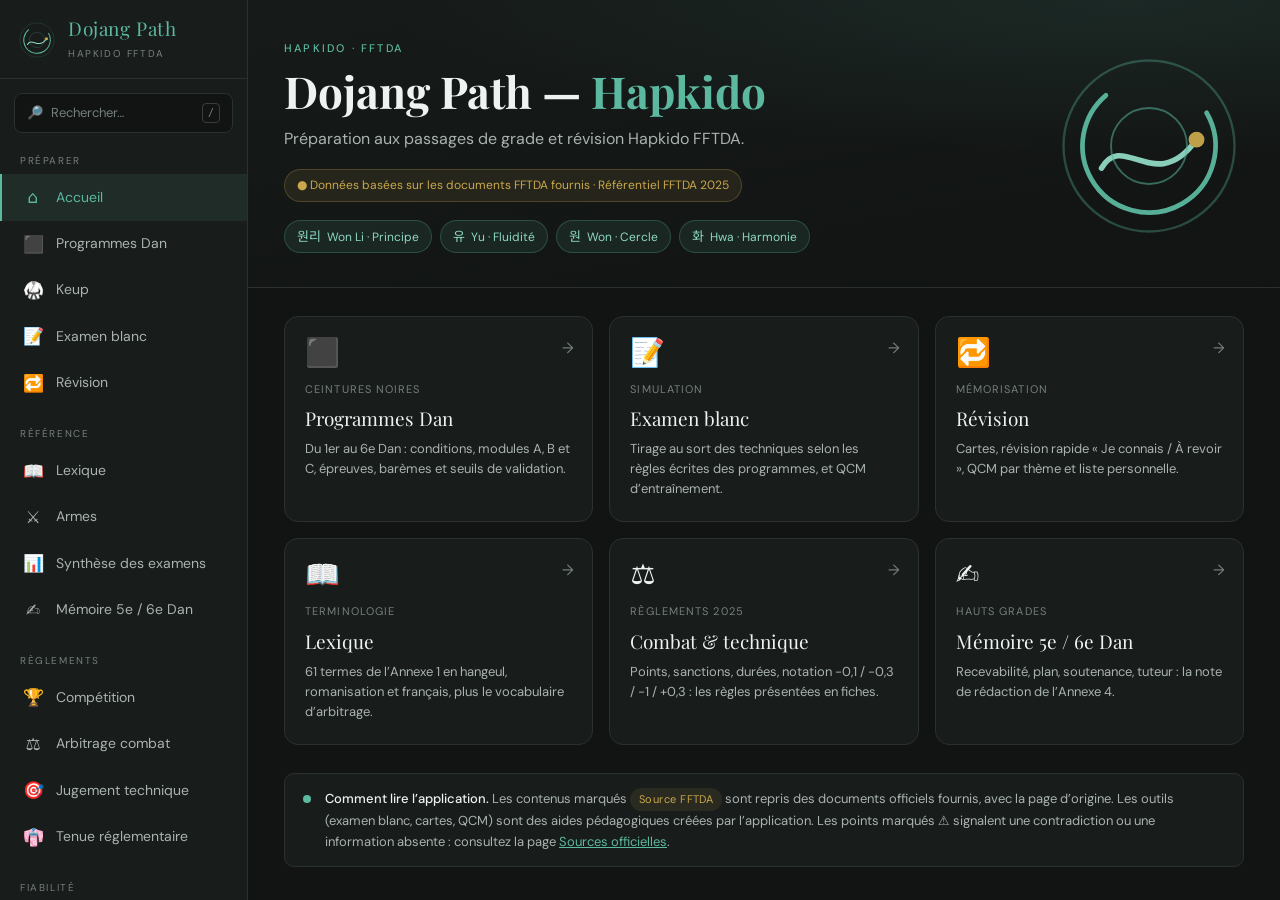
<file: h7Qm2Vz9Rp4Nc8Xa1Kd5Ty6Wu3Bj0EfL/index.html>
<!DOCTYPE html>
<html lang="fr">
<head>
<meta charset="utf-8">
<meta name="viewport" content="width=device-width, initial-scale=1, viewport-fit=cover">
<title>Dojang Path Hapkido</title>
<meta name="description" content="Préparation aux passages de grade et révision Hapkido FFTDA — données basées sur les documents FFTDA fournis.">
<meta name="theme-color" content="#111413">
<link rel="manifest" href="manifest.json">
<link rel="icon" href="assets/icons/icon.svg" type="image/svg+xml">
<link rel="apple-touch-icon" href="assets/icons/icon-192.png">
<link rel="preconnect" href="https://fonts.googleapis.com">
<link rel="preconnect" href="https://fonts.gstatic.com" crossorigin>
<link rel="stylesheet" href="https://fonts.googleapis.com/css2?family=Playfair+Display:wght@600;700&family=DM+Sans:ital,wght@0,400;0,500;0,600;1,400&family=Noto+Sans+KR:wght@400;500&display=swap">
<link rel="stylesheet" href="css/style.css">
<link rel="stylesheet" href="css/responsive.css">
</head>
<body>
<!--APP-START-->
<div class="app-shell">
  <nav class="sidebar" id="sidebar" aria-label="Navigation principale"></nav>
  <main class="main" id="main" tabindex="-1"></main>
</div>
<nav class="bottom-nav" id="bottom-nav" aria-label="Navigation mobile"></nav>
<div id="overlay-root"></div>
<button id="scroll-top" type="button" aria-label="Retour en haut" hidden>↑</button>
<!--APP-END-->

<script src="data/sources.js"></script>
<script src="data/grades.js"></script>
<script src="data/lexique.js"></script>
<script src="data/reglements.js"></script>
<script src="data/memoire.js"></script>
<script src="data/qcm.js"></script>
<script src="data/conflicts.js"></script>
<script src="js/core.js"></script>
<script src="js/navigation.js"></script>
<script src="js/views.js"></script>
<script src="js/exam.js"></script>
<script src="js/revision.js"></script>
<script src="js/search.js"></script>
<script src="js/app.js"></script>
</body>
</html>
</file>
<file: h7Qm2Vz9Rp4Nc8Xa1Kd5Ty6Wu3Bj0EfL/css/style.css>
/* =====================================================================
   Dojang Path — Hapkido
   Même famille visuelle que Dojang Path Taekwondo (fond sombre, Playfair
   Display + DM Sans, cartes, menu latéral) avec un accent jade propre au
   Hapkido (Yu · Won · Hwa). L'or reste réservé aux mentions officielles.
   ===================================================================== */
:root {
  /* Couleurs */
  --bg: #111413;
  --bg2: #181c1b;
  --bg3: #202624;
  --bg4: #29302d;
  --line: #2a312e;
  --line2: #364039;
  --accent: #5cb89f;      /* jade Hapkido */
  --accent2: #8fd8c3;
  --accent-soft: rgba(92, 184, 159, 0.10);
  --accent-line: rgba(92, 184, 159, 0.28);
  --gold: #c9a84c;        /* héritage Dojang Path : mentions officielles */
  --gold-soft: rgba(201, 168, 76, 0.10);
  --text: #eef2f0;
  --text2: #a9b3af;
  --text3: #75807b;
  --warn: #e3ac4f;
  --warn-soft: rgba(227, 172, 79, 0.10);
  --danger: #d97272;
  --danger-soft: rgba(217, 114, 114, 0.10);
  --info: #79a6e0;
  --info-soft: rgba(121, 166, 224, 0.12);
  --violet: #b39ddb;
  --violet-soft: rgba(179, 157, 219, 0.12);

  /* Typographie */
  --f-display: "Playfair Display", Georgia, "Times New Roman", serif;
  --f-body: "DM Sans", system-ui, -apple-system, "Segoe UI", Roboto, sans-serif;
  --f-ko: "Noto Sans KR", "Apple SD Gothic Neo", "Malgun Gothic", sans-serif;

  /* Mise en page */
  --radius: 10px;
  --sidebar: 248px;
  --bottom-nav: 64px;
  --pad-x: 36px;
  color-scheme: dark;
}

*, *::before, *::after { box-sizing: border-box; margin: 0; padding: 0; }
html { height: 100%; -webkit-text-size-adjust: 100%; }
body {
  font-family: var(--f-body);
  font-size: 15px;
  line-height: 1.55;
  background: var(--bg);
  color: var(--text);
  height: 100%;
  overflow: hidden;
}
button, input, select { font: inherit; color: inherit; }
button { cursor: pointer; background: none; border: none; }
a { color: var(--accent2); }
:focus-visible { outline: 2px solid var(--accent); outline-offset: 2px; border-radius: 4px; }
.ko { font-family: var(--f-ko); }
.sr-only { position: absolute; width: 1px; height: 1px; overflow: hidden; clip: rect(0 0 0 0); white-space: nowrap; }

/* ---------------------------------------------------------------- Shell */
.app-shell { display: flex; height: 100%; width: 100%; overflow: hidden; }

.sidebar {
  width: var(--sidebar);
  height: 100%;
  background: var(--bg2);
  border-right: 1px solid var(--line);
  display: flex; flex-direction: column; flex-shrink: 0;
  overflow-y: auto; z-index: 100;
}
.sidebar-logo {
  display: flex; align-items: center; gap: 12px;
  padding: 18px 18px 16px; border-bottom: 1px solid var(--line);
  cursor: pointer; text-align: left; width: 100%;
}
.sidebar-logo svg { flex-shrink: 0; }
.app-name { font-family: var(--f-display); font-size: 19px; color: var(--accent); letter-spacing: 0.03em; line-height: 1.1; }
.app-sub { font-size: 10px; color: var(--text3); letter-spacing: 0.16em; text-transform: uppercase; margin-top: 3px; }

.nav-search { padding: 14px 14px 4px; }
.search-trigger {
  width: 100%; display: flex; align-items: center; gap: 8px;
  padding: 9px 12px; border-radius: 8px; border: 1px solid var(--line);
  background: var(--bg); color: var(--text3); font-size: 13px; text-align: left;
}
.search-trigger:hover { border-color: var(--line2); color: var(--text2); }
.search-trigger kbd { margin-left: auto; font-size: 10px; border: 1px solid var(--line2); border-radius: 4px; padding: 1px 5px; color: var(--text3); }

.nav-group { padding: 10px 0 4px; }
.nav-group-title { font-size: 10px; text-transform: uppercase; letter-spacing: 0.16em; color: var(--text3); padding: 6px 20px; }
.nav-item {
  display: flex; align-items: center; gap: 12px; width: 100%;
  padding: 10px 20px; color: var(--text2); font-size: 14px; text-align: left;
  border-left: 2px solid transparent; transition: background .15s, color .15s;
}
.nav-item:hover { background: var(--bg3); color: var(--text); }
.nav-item.active { background: var(--accent-soft); color: var(--accent); border-left-color: var(--accent); }
.nav-icon { font-size: 17px; width: 22px; text-align: center; flex-shrink: 0; }
.nav-label { white-space: nowrap; overflow: hidden; text-overflow: ellipsis; }

.sidebar-footer { margin-top: auto; padding: 14px 20px; border-top: 1px solid var(--line); font-size: 11px; color: var(--text3); line-height: 1.6; }
.badge-ref { display: inline-block; background: var(--gold-soft); color: var(--gold); font-size: 10px; padding: 3px 8px; border-radius: 4px; letter-spacing: 0.1em; text-transform: uppercase; margin-top: 4px; }

.main { flex: 1; min-width: 0; height: 100%; overflow-y: auto; overflow-x: hidden; scroll-behavior: smooth; }
.main::-webkit-scrollbar { width: 6px; }
.main::-webkit-scrollbar-thumb { background: var(--line2); border-radius: 3px; }

/* ---------------------------------------------------------------- Pages */
.page-header {
  padding: 28px var(--pad-x) 22px;
  background: var(--bg2);
  border-bottom: 1px solid var(--line);
  position: sticky; top: 0; z-index: 50;
}
.breadcrumb { font-size: 12px; color: var(--text3); display: flex; flex-wrap: wrap; gap: 6px; margin-bottom: 6px; }
.breadcrumb button { color: var(--text3); font-size: 12px; }
.breadcrumb button:hover { color: var(--text); }
.breadcrumb .sep { color: var(--line2); }
.breadcrumb .cur { color: var(--accent); }
.page-title { font-family: var(--f-display); font-size: 28px; line-height: 1.2; text-wrap: balance; }
.page-title span { color: var(--accent); }
.page-subtitle { font-size: 13px; color: var(--text3); margin-top: 4px; max-width: 70ch; }

.content { padding: 28px var(--pad-x) 72px; display: flex; flex-direction: column; gap: 28px; max-width: 1180px; }
.content > * { min-width: 0; }

.section-title {
  font-family: var(--f-display); font-size: 17px; color: var(--accent);
  display: flex; align-items: center; gap: 12px; margin-bottom: 14px;
}
.section-title::after { content: ""; flex: 1; height: 1px; background: linear-gradient(to right, var(--line2), transparent); }
.lead { color: var(--text2); max-width: 68ch; }
.muted { color: var(--text3); }
.small { font-size: 12.5px; }

.back-btn {
  align-self: flex-start; display: inline-flex; align-items: center; gap: 6px;
  padding: 8px 14px; border: 1px solid var(--line); border-radius: 8px; font-size: 13px; color: var(--text2);
}
.back-btn:hover { border-color: var(--accent-line); color: var(--accent); }

/* ---------------------------------------------------------------- Cartes */
.card { background: var(--bg2); border: 1px solid var(--line); border-radius: var(--radius); padding: 20px; min-width: 0; }
.grid { display: grid; gap: 16px; }
.grid-2 { grid-template-columns: repeat(2, minmax(0, 1fr)); }
.grid-3 { grid-template-columns: repeat(3, minmax(0, 1fr)); }
.grid-auto { grid-template-columns: repeat(auto-fill, minmax(220px, 1fr)); }

/* Accueil */
.home-hero { border-bottom: 1px solid var(--line); background: radial-gradient(120% 90% at 85% 0%, rgba(92,184,159,0.10), transparent 60%), linear-gradient(170deg, #161a19, var(--bg)); }
.home-hero-inner { padding: 40px var(--pad-x) 34px; display: grid; grid-template-columns: minmax(0, 1fr) auto; gap: 32px; align-items: center; max-width: 1180px; }
.home-eyebrow { font-size: 11px; color: var(--accent); text-transform: uppercase; letter-spacing: 0.2em; font-weight: 500; margin-bottom: 10px; }
.home-title { font-family: var(--f-display); font-size: 44px; line-height: 1.08; text-wrap: balance; }
.home-title span { color: var(--accent); }
.home-sub { font-size: 16px; color: var(--text2); margin-top: 12px; max-width: 56ch; }
.home-official { display: inline-flex; align-items: center; gap: 8px; margin-top: 18px; font-size: 12px; color: var(--gold); background: var(--gold-soft); border: 1px solid rgba(201,168,76,0.25); padding: 6px 12px; border-radius: 20px; }
.home-values { display: flex; flex-wrap: wrap; gap: 8px; margin-top: 18px; }
.value-chip { display: inline-flex; align-items: baseline; gap: 6px; background: var(--accent-soft); border: 1px solid var(--accent-line); color: var(--accent2); font-size: 12px; padding: 5px 12px; border-radius: 20px; }
.value-chip .ko { font-size: 13px; }
.emblem { width: 190px; height: 190px; opacity: 0.95; }

.home-widgets { display: grid; grid-template-columns: repeat(3, minmax(0, 1fr)); gap: 16px; }
.widget {
  text-align: left; background: var(--bg2); border: 1px solid var(--line); border-radius: 14px;
  padding: 22px 20px; position: relative; overflow: hidden; transition: transform .2s, border-color .2s, box-shadow .2s;
  display: flex; flex-direction: column; gap: 6px; min-width: 0;
}
.widget::after { content: ""; position: absolute; left: 0; right: 0; bottom: 0; height: 2px; background: var(--card-color, var(--accent)); transform: scaleX(0); transform-origin: left; transition: transform .25s; }
.widget:hover { transform: translateY(-3px); border-color: var(--card-color, var(--accent)); box-shadow: 0 8px 32px rgba(0,0,0,.3); }
.widget:hover::after { transform: scaleX(1); }
.widget-icon { font-size: 28px; line-height: 1; margin-bottom: 8px; }
.widget-sub { font-size: 11px; color: var(--text3); text-transform: uppercase; letter-spacing: 0.1em; }
.widget-title { font-family: var(--f-display); font-size: 19px; }
.widget-desc { font-size: 13px; color: var(--text2); }
.widget-arrow { position: absolute; top: 20px; right: 18px; color: var(--text3); transition: transform .2s, color .2s; }
.widget:hover .widget-arrow { transform: translateX(4px); color: var(--card-color, var(--accent)); }
.widget-status { margin-top: 6px; }

.info-bar { display: flex; gap: 14px; align-items: flex-start; background: var(--bg2); border: 1px solid var(--line); border-radius: var(--radius); padding: 14px 18px; font-size: 13px; color: var(--text2); }
.info-bar .dot { width: 8px; height: 8px; border-radius: 50%; background: var(--accent); margin-top: 7px; flex-shrink: 0; }
.info-bar strong { color: var(--text); font-weight: 500; }

/* Statuts */
.status { display: inline-flex; align-items: center; gap: 5px; font-size: 11px; padding: 2px 8px; border-radius: 4px; letter-spacing: 0.04em; white-space: nowrap; }
.status.ok { background: var(--accent-soft); color: var(--accent); }
.status.part { background: var(--warn-soft); color: var(--warn); }
.status.none { background: var(--danger-soft); color: var(--danger); }

/* Grades */
.dan-card {
  text-align: left; background: var(--bg2); border: 1px solid var(--line); border-radius: var(--radius);
  padding: 18px; display: flex; flex-direction: column; gap: 6px; transition: border-color .15s, transform .15s; min-width: 0;
}
.dan-card:hover { border-color: var(--accent-line); transform: translateY(-2px); }
.dan-top { display: flex; align-items: center; gap: 12px; }
.dan-badge { width: 40px; height: 40px; border-radius: 50%; display: grid; place-items: center; background: #0b0d0c; border: 1px solid var(--gold); color: var(--gold); font-family: var(--f-display); font-size: 17px; flex-shrink: 0; }
.dan-name { font-size: 16px; font-weight: 600; }
.dan-ko { font-size: 12px; color: var(--accent2); font-style: italic; }
.dan-meta { font-size: 12px; color: var(--text3); }
.tags { display: flex; flex-wrap: wrap; gap: 6px; margin-top: 6px; }
.tag { font-size: 11px; padding: 3px 9px; border-radius: 20px; background: var(--bg3); color: var(--text2); border: 1px solid var(--line); }

/* Résumé de grade */
.summary-strip { display: grid; grid-template-columns: repeat(4, minmax(0, 1fr)); gap: 12px; }
.stat { background: var(--bg2); border: 1px solid var(--line); border-radius: var(--radius); padding: 14px 16px; min-width: 0; }
.stat-label { font-size: 11px; text-transform: uppercase; letter-spacing: 0.1em; color: var(--text3); }
.stat-value { font-family: var(--f-display); font-size: 22px; margin-top: 2px; font-variant-numeric: tabular-nums; }
.stat-value small { font-family: var(--f-body); font-size: 12px; color: var(--text3); }

.module-tabs { display: flex; gap: 4px; background: var(--bg2); padding: 4px; border: 1px solid var(--line); border-radius: var(--radius); flex-wrap: wrap; }
.module-tab { flex: 1; min-width: 120px; padding: 10px 12px; border-radius: 7px; font-size: 13px; color: var(--text2); border: 1px solid transparent; text-align: center; }
.module-tab:hover { background: var(--bg3); color: var(--text); }
.module-tab.active { background: var(--bg3); color: var(--accent); border-color: var(--line2); }
.module-tab b { display: block; font-weight: 600; font-size: 14px; }

.module-block { display: flex; flex-direction: column; gap: 14px; }
.module-head { display: flex; flex-wrap: wrap; align-items: baseline; justify-content: space-between; gap: 8px 16px; }
.module-name { font-family: var(--f-display); font-size: 22px; }
.module-name em { color: var(--accent); font-style: normal; }
.meter { display: flex; align-items: center; gap: 10px; font-size: 12px; color: var(--text3); font-variant-numeric: tabular-nums; }
.meter-bar { position: relative; width: 140px; height: 6px; border-radius: 3px; background: var(--bg4); overflow: hidden; }
.meter-bar span { position: absolute; inset: 0 auto 0 0; background: var(--accent); }
.meter-bar i { position: absolute; top: -2px; bottom: -2px; width: 2px; background: var(--gold); }

.epreuve { background: var(--bg2); border: 1px solid var(--line); border-radius: var(--radius); overflow: hidden; min-width: 0; }
.epreuve-head { display: flex; flex-wrap: wrap; align-items: center; gap: 8px 12px; padding: 12px 16px; background: var(--bg3); border-bottom: 1px solid var(--line); }
.epreuve-title { font-weight: 600; font-size: 15px; }
.epreuve-title .ko-r { font-weight: 400; color: var(--accent2); font-style: italic; margin-left: 6px; }
.pts { margin-left: auto; font-size: 12px; color: var(--text2); font-variant-numeric: tabular-nums; background: var(--bg4); padding: 2px 9px; border-radius: 20px; }
.epreuve-body { padding: 14px 16px; display: flex; flex-direction: column; gap: 12px; }
.epreuve-body p { color: var(--text2); font-size: 14px; max-width: 80ch; }

.mode { font-size: 10px; padding: 2px 8px; border-radius: 4px; font-weight: 600; letter-spacing: 0.08em; text-transform: uppercase; white-space: nowrap; }
.mode-impose { background: var(--accent-soft); color: var(--accent); }
.mode-choix { background: var(--info-soft); color: var(--info); }
.mode-tirage { background: var(--warn-soft); color: var(--warn); }
.mode-qcm { background: var(--violet-soft); color: var(--violet); }
.mode-ecrit, .mode-demo { background: var(--gold-soft); color: var(--gold); }

.sub-group { border-left: 2px solid var(--line2); padding-left: 14px; display: flex; flex-direction: column; gap: 8px; }
.sub-group-title { font-size: 14px; font-weight: 500; display: flex; flex-wrap: wrap; gap: 6px 10px; align-items: baseline; }
.sub-group-title .ko-r { color: var(--accent2); font-style: italic; font-weight: 400; }
.sub-group-title .pts { margin-left: 0; }

.items { list-style: none; display: flex; flex-direction: column; }
.item { display: flex; align-items: flex-start; gap: 12px; padding: 8px 0; border-bottom: 1px solid var(--line); font-size: 14px; }
.item:last-child { border-bottom: none; }
.item-bullet { width: 6px; height: 6px; border-radius: 50%; background: var(--accent); margin-top: 8px; flex-shrink: 0; }
.item-text { flex: 1; min-width: 0; }
.item-ko { display: block; color: var(--accent2); font-style: italic; font-size: 13px; }

.note { font-size: 13px; color: var(--text2); background: var(--bg3); border-radius: 8px; padding: 10px 12px; border: 1px solid var(--line); }
.note b { color: var(--text); font-weight: 500; }

.src {
  display: inline-flex; align-items: center; gap: 6px; font-size: 11.5px; color: var(--text3);
  letter-spacing: 0.01em; align-self: flex-start;
}
.src::before { content: ""; width: 5px; height: 5px; border-radius: 50%; background: var(--gold); opacity: .8; }
.src b { color: var(--text2); font-weight: 500; }

/* Alertes */
.alert { border: 1px solid rgba(227,172,79,0.35); background: var(--warn-soft); border-radius: 8px; font-size: 13px; color: var(--text); }
.alert summary { list-style: none; cursor: pointer; padding: 10px 12px; display: flex; gap: 10px; align-items: flex-start; }
.alert summary::-webkit-details-marker { display: none; }
.alert summary .alert-ico { color: var(--warn); flex-shrink: 0; }
.alert summary .alert-more { margin-left: auto; color: var(--text3); font-size: 12px; white-space: nowrap; }
.alert[open] summary .alert-more { color: var(--warn); }
.alert-body { padding: 0 12px 12px 34px; display: flex; flex-direction: column; gap: 8px; }
.alert-val { border-left: 2px solid rgba(227,172,79,0.5); padding-left: 10px; color: var(--text2); }
.alert-val .src { display: flex; margin-top: 2px; }
.alert.manque { border-color: rgba(217,114,114,0.35); background: var(--danger-soft); }
.alert.manque summary .alert-ico { color: var(--danger); }
.alert.orthographe { border-color: var(--line2); background: var(--bg3); }
.alert.orthographe summary .alert-ico { color: var(--info); }

.missing {
  border: 1px dashed rgba(217,114,114,0.45); border-radius: var(--radius); padding: 18px 20px;
  background: var(--danger-soft); color: var(--text2); font-size: 14px; display: flex; gap: 12px; align-items: flex-start;
}
.missing .ico { color: var(--danger); font-size: 18px; line-height: 1.2; }
.missing b { color: var(--text); font-weight: 500; }

/* Listes simples */
.ul-clean { list-style: none; display: flex; flex-direction: column; gap: 6px; }
.ul-clean li { position: relative; padding-left: 16px; color: var(--text2); font-size: 14px; }
.ul-clean li::before { content: ""; position: absolute; left: 0; top: 9px; width: 6px; height: 6px; border-radius: 50%; background: var(--accent); }

.kv { display: grid; grid-template-columns: minmax(130px, 220px) minmax(0, 1fr); border: 1px solid var(--line); border-radius: 8px; overflow: hidden; }
.kv > div { padding: 9px 12px; border-bottom: 1px solid var(--line); font-size: 14px; }
.kv > div:nth-last-child(-n+2) { border-bottom: none; }
.kv .k { background: var(--bg3); color: var(--text3); font-size: 12.5px; }
.kv .v { color: var(--text); }

.table-wrap { overflow-x: auto; border: 1px solid var(--line); border-radius: 8px; }
table.t { width: 100%; border-collapse: collapse; font-size: 13.5px; }
table.t th { text-align: left; background: var(--bg3); color: var(--text3); font-weight: 500; font-size: 11.5px; text-transform: uppercase; letter-spacing: 0.06em; padding: 10px 12px; border-bottom: 1px solid var(--line); white-space: nowrap; }
table.t td { padding: 10px 12px; border-bottom: 1px solid var(--line); vertical-align: top; color: var(--text2); }
table.t tr:last-child td { border-bottom: none; }
table.t td:first-child { color: var(--text); font-weight: 500; }
table.t .num { font-variant-numeric: tabular-nums; text-align: right; white-space: nowrap; }
table.t .empty { color: var(--line2); }

/* Accordéons règlements */
.acc { background: var(--bg2); border: 1px solid var(--line); border-radius: var(--radius); }
.acc + .acc { margin-top: 10px; }
.acc > summary { list-style: none; cursor: pointer; padding: 14px 18px; display: flex; align-items: center; gap: 12px; font-weight: 500; }
.acc > summary::-webkit-details-marker { display: none; }
.acc > summary::after { content: "+"; margin-left: auto; color: var(--text3); font-size: 18px; line-height: 1; }
.acc[open] > summary::after { content: "–"; color: var(--accent); }
.acc[open] > summary { border-bottom: 1px solid var(--line); color: var(--accent); }
.acc-body { padding: 16px 18px; display: flex; flex-direction: column; gap: 12px; }
.acc-body p { color: var(--text2); font-size: 14px; max-width: 80ch; }

.chips { display: flex; flex-wrap: wrap; gap: 6px; }
.chip { font-size: 12.5px; padding: 6px 12px; border-radius: 20px; border: 1px solid var(--line); color: var(--text2); background: var(--bg2); }
.chip:hover { border-color: var(--line2); color: var(--text); }
.chip.active { border-color: var(--accent-line); color: var(--accent); background: var(--accent-soft); }

/* Recherche / champs */
.field { display: flex; flex-direction: column; gap: 6px; }
.field label { font-size: 12px; color: var(--text3); }
.input {
  width: 100%; padding: 11px 14px; border-radius: 8px; border: 1px solid var(--line);
  background: var(--bg2); color: var(--text); font-size: 15px;
}
.input:focus { border-color: var(--accent-line); outline: none; box-shadow: 0 0 0 3px var(--accent-soft); }
select.input { appearance: none; background-image: linear-gradient(45deg, transparent 50%, var(--text3) 50%), linear-gradient(135deg, var(--text3) 50%, transparent 50%); background-position: calc(100% - 18px) 50%, calc(100% - 13px) 50%; background-size: 5px 5px; background-repeat: no-repeat; padding-right: 34px; }

/* Lexique */
.lex-toolbar { display: flex; flex-direction: column; gap: 12px; }
.lex-count { font-size: 12px; color: var(--text3); }
.lex-list { display: grid; grid-template-columns: repeat(auto-fill, minmax(280px, 1fr)); gap: 12px; }
.lex-card { background: var(--bg2); border: 1px solid var(--line); border-radius: var(--radius); padding: 14px 16px; display: flex; flex-direction: column; gap: 4px; position: relative; min-width: 0; }
.lex-r { font-weight: 600; font-size: 15px; padding-right: 32px; }
.lex-h { font-family: var(--f-ko); color: var(--accent2); font-size: 17px; }
.lex-f { color: var(--text2); font-size: 14px; }
.lex-f.ctx { font-style: italic; }
.lex-meta { display: flex; flex-wrap: wrap; gap: 6px; margin-top: 6px; align-items: center; }
.lex-v { font-size: 12px; color: var(--text3); }
.star { position: absolute; top: 10px; right: 10px; width: 32px; height: 32px; border-radius: 50%; display: grid; place-items: center; color: var(--text3); font-size: 16px; }
.star:hover { background: var(--bg3); color: var(--gold); }
.star[aria-pressed="true"] { color: var(--gold); }
mark { background: rgba(92,184,159,0.25); color: inherit; border-radius: 2px; }

/* Boutons */
.btn {
  display: inline-flex; align-items: center; justify-content: center; gap: 8px;
  padding: 11px 18px; border-radius: 8px; font-size: 14px; font-weight: 500;
  background: var(--bg3); border: 1px solid var(--line2); color: var(--text); min-height: 44px;
}
.btn:hover { border-color: var(--accent-line); }
.btn-primary { background: var(--accent); border-color: var(--accent); color: #07110e; }
.btn-primary:hover { background: var(--accent2); border-color: var(--accent2); }
.btn-ghost { background: transparent; }
.btn-sm { padding: 6px 12px; min-height: 34px; font-size: 13px; }
.btn[disabled] { opacity: .45; cursor: not-allowed; }
.btn-row { display: flex; flex-wrap: wrap; gap: 10px; }

/* Examen blanc */
.big-choice { display: grid; grid-template-columns: repeat(6, minmax(0, 1fr)); gap: 10px; }
.grade-btn { padding: 14px 8px; border-radius: var(--radius); border: 1px solid var(--line); background: var(--bg2); text-align: center; display: flex; flex-direction: column; gap: 2px; align-items: center; }
.grade-btn:hover { border-color: var(--line2); }
.grade-btn.active { border-color: var(--accent); background: var(--accent-soft); }
.grade-btn b { font-family: var(--f-display); font-size: 18px; }
.grade-btn span { font-size: 11px; color: var(--text3); }

.exam-paper { background: var(--bg2); border: 1px solid var(--line); border-radius: 14px; overflow: hidden; }
.exam-paper-head { padding: 18px 20px; border-bottom: 1px solid var(--line); display: flex; flex-wrap: wrap; gap: 10px 20px; align-items: center; background: linear-gradient(120deg, rgba(92,184,159,0.08), transparent 60%); }
.exam-paper-head h3 { font-family: var(--f-display); font-size: 22px; font-weight: 600; }
.exam-meta { font-size: 12px; color: var(--text3); }
.exam-module { padding: 18px 20px; border-bottom: 1px solid var(--line); display: flex; flex-direction: column; gap: 12px; }
.exam-module:last-child { border-bottom: none; }
.exam-module h4 { font-size: 13px; text-transform: uppercase; letter-spacing: 0.12em; color: var(--text3); font-weight: 500; display: flex; flex-wrap: wrap; gap: 8px; align-items: center; }
.exam-module h4 b { color: var(--accent); font-weight: 600; }
.exam-ep { border: 1px solid var(--line); border-radius: 8px; padding: 12px 14px; display: flex; flex-direction: column; gap: 10px; background: var(--bg); }
.exam-ep-head { display: flex; flex-wrap: wrap; gap: 8px; align-items: center; }
.exam-ep-head .t { font-weight: 600; }
.draw-list { list-style: none; counter-reset: d; display: flex; flex-direction: column; gap: 6px; }
.draw-list li { counter-increment: d; display: flex; gap: 10px; align-items: flex-start; font-size: 14px; }
.draw-list li::before { content: counter(d); width: 24px; height: 24px; border-radius: 50%; background: var(--warn-soft); color: var(--warn); font-size: 12px; font-weight: 600; display: grid; place-items: center; flex-shrink: 0; font-variant-numeric: tabular-nums; }
.draw-anim li { animation: pop .35s ease both; }
@keyframes pop { from { opacity: .2; transform: translateY(4px); } to { opacity: 1; transform: none; } }

/* Quiz */
.quiz { background: var(--bg2); border: 1px solid var(--line); border-radius: 14px; padding: 20px; display: flex; flex-direction: column; gap: 14px; }
.quiz-top { display: flex; justify-content: space-between; gap: 10px; font-size: 12px; color: var(--text3); flex-wrap: wrap; }
.quiz-progress { height: 4px; background: var(--bg4); border-radius: 2px; overflow: hidden; }
.quiz-progress span { display: block; height: 100%; background: var(--accent); transition: width .3s; }
.quiz-q { font-family: var(--f-display); font-size: 20px; line-height: 1.3; text-wrap: balance; }
.quiz-q .ko { font-family: var(--f-ko); color: var(--accent2); }
.quiz-answers { display: grid; gap: 8px; }
.answer { text-align: left; padding: 12px 14px; border-radius: 8px; border: 1px solid var(--line); background: var(--bg); font-size: 14px; display: flex; gap: 10px; align-items: flex-start; min-height: 44px; }
.answer:hover:not([disabled]) { border-color: var(--line2); background: var(--bg3); }
.answer .letter { width: 22px; height: 22px; border-radius: 50%; border: 1px solid var(--line2); font-size: 11px; display: grid; place-items: center; flex-shrink: 0; color: var(--text3); }
.answer.good { border-color: var(--accent); background: var(--accent-soft); }
.answer.good .letter { background: var(--accent); color: #07110e; border-color: var(--accent); }
.answer.bad { border-color: var(--danger); background: var(--danger-soft); }
.answer.bad .letter { background: var(--danger); color: #1a0a0a; border-color: var(--danger); }
.answer[disabled] { cursor: default; }
.quiz-feedback { font-size: 13px; color: var(--text2); }
.quiz-score { font-family: var(--f-display); font-size: 40px; color: var(--accent); font-variant-numeric: tabular-nums; }

/* Flashcards */
.flash-wrap { display: flex; flex-direction: column; gap: 14px; align-items: stretch; }
.flash { min-height: 230px; border-radius: 16px; border: 1px solid var(--line2); background: radial-gradient(120% 120% at 0% 0%, rgba(92,184,159,0.10), transparent 55%), var(--bg2); display: flex; flex-direction: column; justify-content: center; align-items: center; text-align: center; gap: 10px; padding: 28px 24px; position: relative; }
.flash-cat { position: absolute; top: 14px; left: 16px; font-size: 11px; text-transform: uppercase; letter-spacing: 0.12em; color: var(--text3); }
.flash-front { font-family: var(--f-display); font-size: 30px; line-height: 1.2; text-wrap: balance; }
.flash-hangul { font-family: var(--f-ko); font-size: 22px; color: var(--accent2); }
.flash-answer { font-size: 18px; color: var(--text); max-width: 46ch; }
.flash-answer.hidden-ans { color: transparent; text-shadow: 0 0 12px rgba(238,242,240,0.35); user-select: none; }
.flash-actions { display: grid; grid-template-columns: repeat(3, minmax(0, 1fr)); gap: 10px; }
.progress-legend { display: flex; flex-wrap: wrap; gap: 14px; font-size: 12.5px; color: var(--text2); }
.progress-legend span { display: inline-flex; align-items: center; gap: 6px; }
.pdot { width: 9px; height: 9px; border-radius: 50%; display: inline-block; }
.pdot.p0 { background: var(--line2); } .pdot.p1 { background: var(--warn); } .pdot.p2 { background: var(--accent); }
.stack-bar { display: flex; height: 8px; border-radius: 4px; overflow: hidden; background: var(--bg4); }
.stack-bar span { display: block; height: 100%; }

/* Recherche globale */
.search-overlay { position: fixed; inset: 0; background: rgba(5,7,6,0.72); z-index: 400; display: flex; justify-content: center; align-items: flex-start; padding: 8vh 16px 16px; }
.search-panel { width: min(680px, 100%); background: var(--bg2); border: 1px solid var(--line2); border-radius: 14px; box-shadow: 0 24px 80px rgba(0,0,0,.5); display: flex; flex-direction: column; max-height: 80vh; overflow: hidden; }
.search-panel .input { border: none; border-bottom: 1px solid var(--line); border-radius: 0; padding: 16px 18px; font-size: 16px; background: transparent; }
.search-panel .input:focus { box-shadow: none; }
.search-results { overflow-y: auto; padding: 6px; }
.sr-item { display: flex; gap: 12px; align-items: flex-start; width: 100%; text-align: left; padding: 10px 12px; border-radius: 8px; }
.sr-item:hover, .sr-item:focus-visible { background: var(--bg3); }
.sr-type { font-size: 10px; text-transform: uppercase; letter-spacing: 0.08em; color: var(--text3); width: 76px; flex-shrink: 0; padding-top: 3px; }
.sr-main { min-width: 0; }
.sr-title { font-size: 14px; }
.sr-sub { font-size: 12.5px; color: var(--text3); }
.search-empty { padding: 22px; text-align: center; color: var(--text3); font-size: 14px; }

/* Bottom nav + menu mobile */
.bottom-nav { display: none; }
.drawer-backdrop { position: fixed; inset: 0; background: rgba(5,7,6,0.6); z-index: 300; }
.drawer { position: fixed; left: 0; right: 0; bottom: 0; max-height: 80vh; overflow-y: auto; background: var(--bg2); border-top: 1px solid var(--line2); border-radius: 18px 18px 0 0; z-index: 310; padding: 10px 0 calc(var(--bottom-nav) + env(safe-area-inset-bottom, 0px) + 10px); }
.drawer-handle { width: 40px; height: 4px; border-radius: 2px; background: var(--line2); margin: 4px auto 8px; }

#scroll-top { position: fixed; right: 20px; bottom: 24px; width: 42px; height: 42px; border-radius: 50%; background: var(--bg2); border: 1px solid var(--line2); color: var(--accent); z-index: 150; box-shadow: 0 2px 12px rgba(0,0,0,.4); }

.official-mark { display: inline-flex; align-items: center; gap: 6px; font-size: 11px; color: var(--gold); background: var(--gold-soft); padding: 3px 9px; border-radius: 20px; letter-spacing: 0.04em; }
.tool-mark { display: inline-flex; align-items: center; gap: 6px; font-size: 11px; color: var(--info); background: var(--info-soft); padding: 3px 9px; border-radius: 20px; letter-spacing: 0.04em; }

.toast { position: fixed; left: 50%; bottom: 90px; transform: translateX(-50%); background: var(--bg4); border: 1px solid var(--line2); padding: 10px 16px; border-radius: 8px; font-size: 13px; z-index: 500; box-shadow: 0 8px 30px rgba(0,0,0,.4); }

@media (prefers-reduced-motion: reduce) {
  *, *::before, *::after { animation: none !important; transition: none !important; scroll-behavior: auto !important; }
}

.module-block, .acc, #alertes, .exam-paper { scroll-margin-top: 140px; }
@media (max-width: 599px) { .module-block, .acc, #alertes, .exam-paper { scroll-margin-top: 110px; } }

/* Exemples de dobok (Annexe 3) : fond clair pour garder le dobok noir lisible */
.dobok-figure { border: 1px solid var(--line); border-radius: 14px; overflow: hidden; background: var(--bg2); }
.dobok-row { display: flex; justify-content: center; align-items: flex-end; gap: 32px; padding: 24px 20px 18px; background: #eef1ef; }
.dobok-row img { height: 300px; width: auto; max-width: 42%; object-fit: contain; }
.dobok-sep { width: 4px; align-self: stretch; margin: 30px 0; background: #111413; border-radius: 2px; }
.dobok-figure figcaption { padding: 12px 16px; font-size: 13px; color: var(--text2); border-top: 1px solid var(--line); }
@media (max-width: 599px) { .dobok-row { gap: 16px; padding: 18px 12px 12px; } .dobok-row img { height: 200px; } .dobok-sep { margin: 20px 0; } }
</file>
<file: h7Qm2Vz9Rp4Nc8Xa1Kd5Ty6Wu3Bj0EfL/css/responsive.css>
/* =====================================================================
   RESPONSIVE — breakpoints : > 1024 px (desktop) · 600–1024 px (tablette)
   · < 600 px (smartphone)
   ===================================================================== */

/* ----------------------------------------------- Tablette : menu compact */
@media (max-width: 1024px) {
  :root { --sidebar: 76px; --pad-x: 24px; }
  .sidebar-logo { justify-content: center; padding: 16px 8px; }
  .sidebar-logo .logo-text, .nav-group-title, .nav-label, .sidebar-footer, .search-trigger span, .search-trigger kbd { display: none; }
  .nav-search { padding: 12px 10px 4px; }
  .search-trigger { justify-content: center; padding: 10px; }
  .nav-item { justify-content: center; padding: 12px 8px; border-left-width: 0; border-right: 2px solid transparent; }
  .nav-item.active { border-right-color: var(--accent); }
  .nav-icon { font-size: 19px; }
  .nav-group { padding: 6px 0; border-bottom: 1px solid var(--line); }
  .home-widgets { grid-template-columns: repeat(2, minmax(0, 1fr)); }
  .big-choice { grid-template-columns: repeat(3, minmax(0, 1fr)); }
  .summary-strip { grid-template-columns: repeat(2, minmax(0, 1fr)); }
  .emblem { width: 150px; height: 150px; }
  .home-title { font-size: 38px; }
}

/* ----------------------------------------------- Smartphone : barre du bas */
@media (max-width: 599px) {
  :root { --pad-x: 16px; }
  body { font-size: 15px; }
  .sidebar { display: none; }
  .main { padding-bottom: calc(var(--bottom-nav) + env(safe-area-inset-bottom, 0px)); }
  .page-header { padding: 18px var(--pad-x) 14px; }
  .page-title { font-size: 23px; }
  .content { padding: 20px var(--pad-x) 40px; gap: 22px; }

  .bottom-nav {
    display: flex; position: fixed; left: 0; right: 0; bottom: 0; z-index: 320;
    height: calc(var(--bottom-nav) + env(safe-area-inset-bottom, 0px));
    padding-bottom: env(safe-area-inset-bottom, 0px);
    background: var(--bg2); border-top: 1px solid var(--line);
  }
  .bnav-item { flex: 1; display: flex; flex-direction: column; align-items: center; justify-content: center; gap: 3px; color: var(--text3); font-size: 10.5px; border-top: 2px solid transparent; min-width: 0; }
  .bnav-item .bnav-icon { font-size: 20px; line-height: 1; }
  .bnav-item.active { color: var(--accent); border-top-color: var(--accent); }

  #scroll-top { bottom: calc(var(--bottom-nav) + env(safe-area-inset-bottom, 0px) + 14px); right: 14px; }
  .toast { bottom: calc(var(--bottom-nav) + 24px); }

  .home-hero-inner { grid-template-columns: 1fr; padding: 26px var(--pad-x) 24px; gap: 14px; }
  .emblem { width: 92px; height: 92px; order: -1; }
  .home-title { font-size: 31px; }
  .home-sub { font-size: 15px; }
  .home-widgets { grid-template-columns: 1fr; gap: 12px; }
  .widget { padding: 18px 16px; }

  .grid-2, .grid-3 { grid-template-columns: 1fr; }
  .summary-strip { grid-template-columns: repeat(2, minmax(0, 1fr)); gap: 8px; }
  .stat { padding: 12px; }
  .stat-value { font-size: 19px; }
  .big-choice { grid-template-columns: repeat(3, minmax(0, 1fr)); gap: 8px; }
  .module-tab { min-width: 0; padding: 8px 6px; font-size: 12px; }
  .module-tab b { font-size: 13px; }
  .meter-bar { width: 90px; }
  .kv { grid-template-columns: 1fr; }
  .kv .k { border-bottom: none !important; padding-bottom: 2px; }
  .lex-list { grid-template-columns: 1fr; }
  .flash-front { font-size: 25px; }
  .flash { min-height: 210px; padding: 26px 16px; }
  .flash-actions .btn { padding: 10px 6px; font-size: 13px; }
  .quiz { padding: 16px; }
  .quiz-q { font-size: 18px; }
  .exam-module, .exam-paper-head { padding: 14px; }
  .epreuve-head, .epreuve-body { padding-left: 12px; padding-right: 12px; }
  .pts { margin-left: 0; }
  .search-overlay { padding-top: 4vh; }
}
</file>
